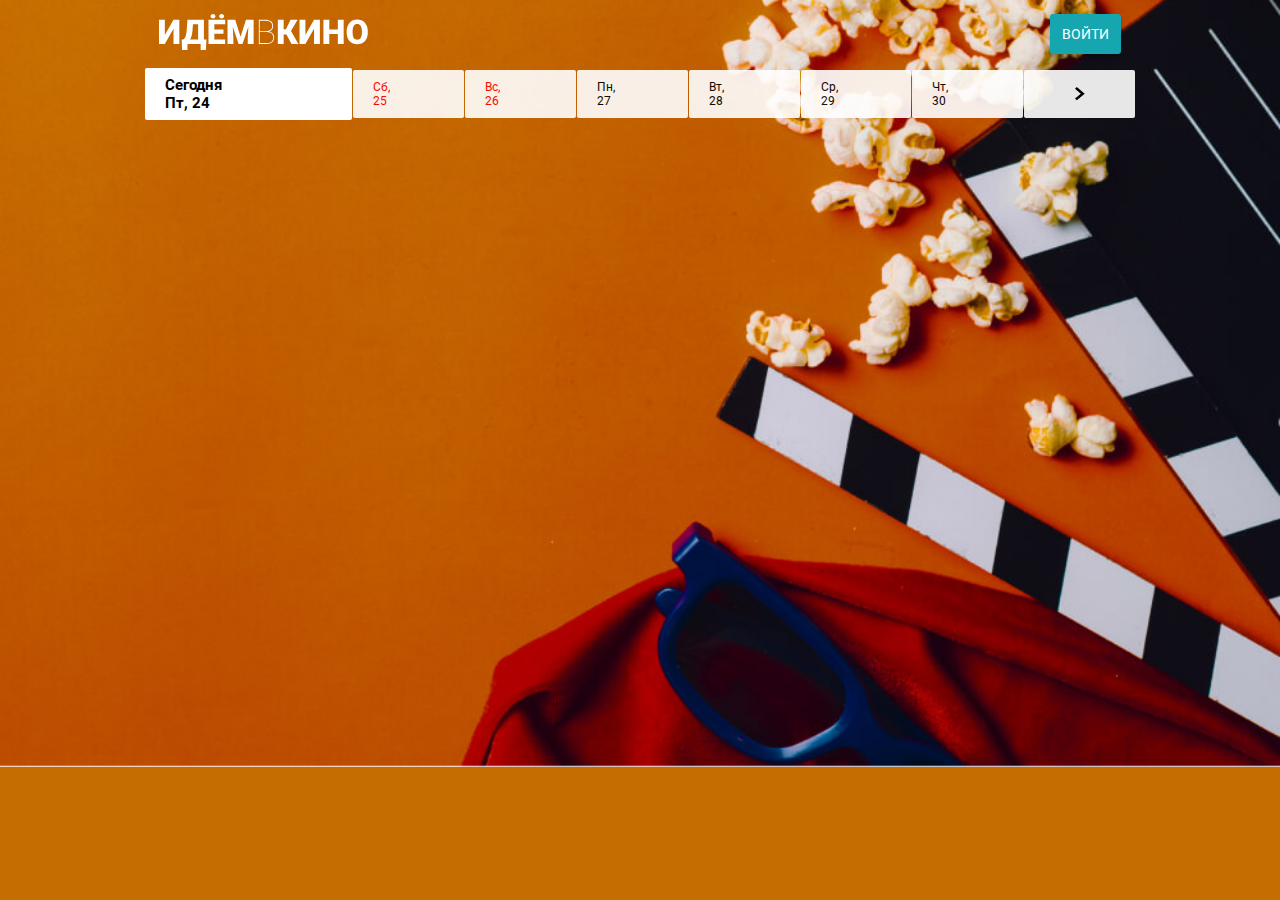
<file: index.html>
<!DOCTYPE html>
<html lang="ru">
<head>
    <meta charset="UTF-8">
    <meta name="viewport" content="width=device-width, initial-scale=1.0">
    <title>Идем в кино | Главная</title>
    <link rel="stylesheet" href="css/index.css">
    <link rel="stylesheet" href="css/user-global.css">
    <link rel="stylesheet" href="css/global.css">
</head>
<body>

    <header class="header">
        <div class="container">
            <div class="logo">
                <img src="./assets/images/logo.svg" alt="Logo" class="logo-img">
            </div>
            <a class="btn btn-header" href="./html/admin-login.html">Войти</a>
        </div>
    </header>

    <section class="dates">
        <div class="container">
            <div class="dates-list">
            </div>
        </div>
    </section>

    <main class="films">
        <div class="container">
            <div class="films-list" id="films-list">

            </div>
        </div>
    </main>

</body>
<script src="js/index.js" type="module"></script>
</html>
</file>
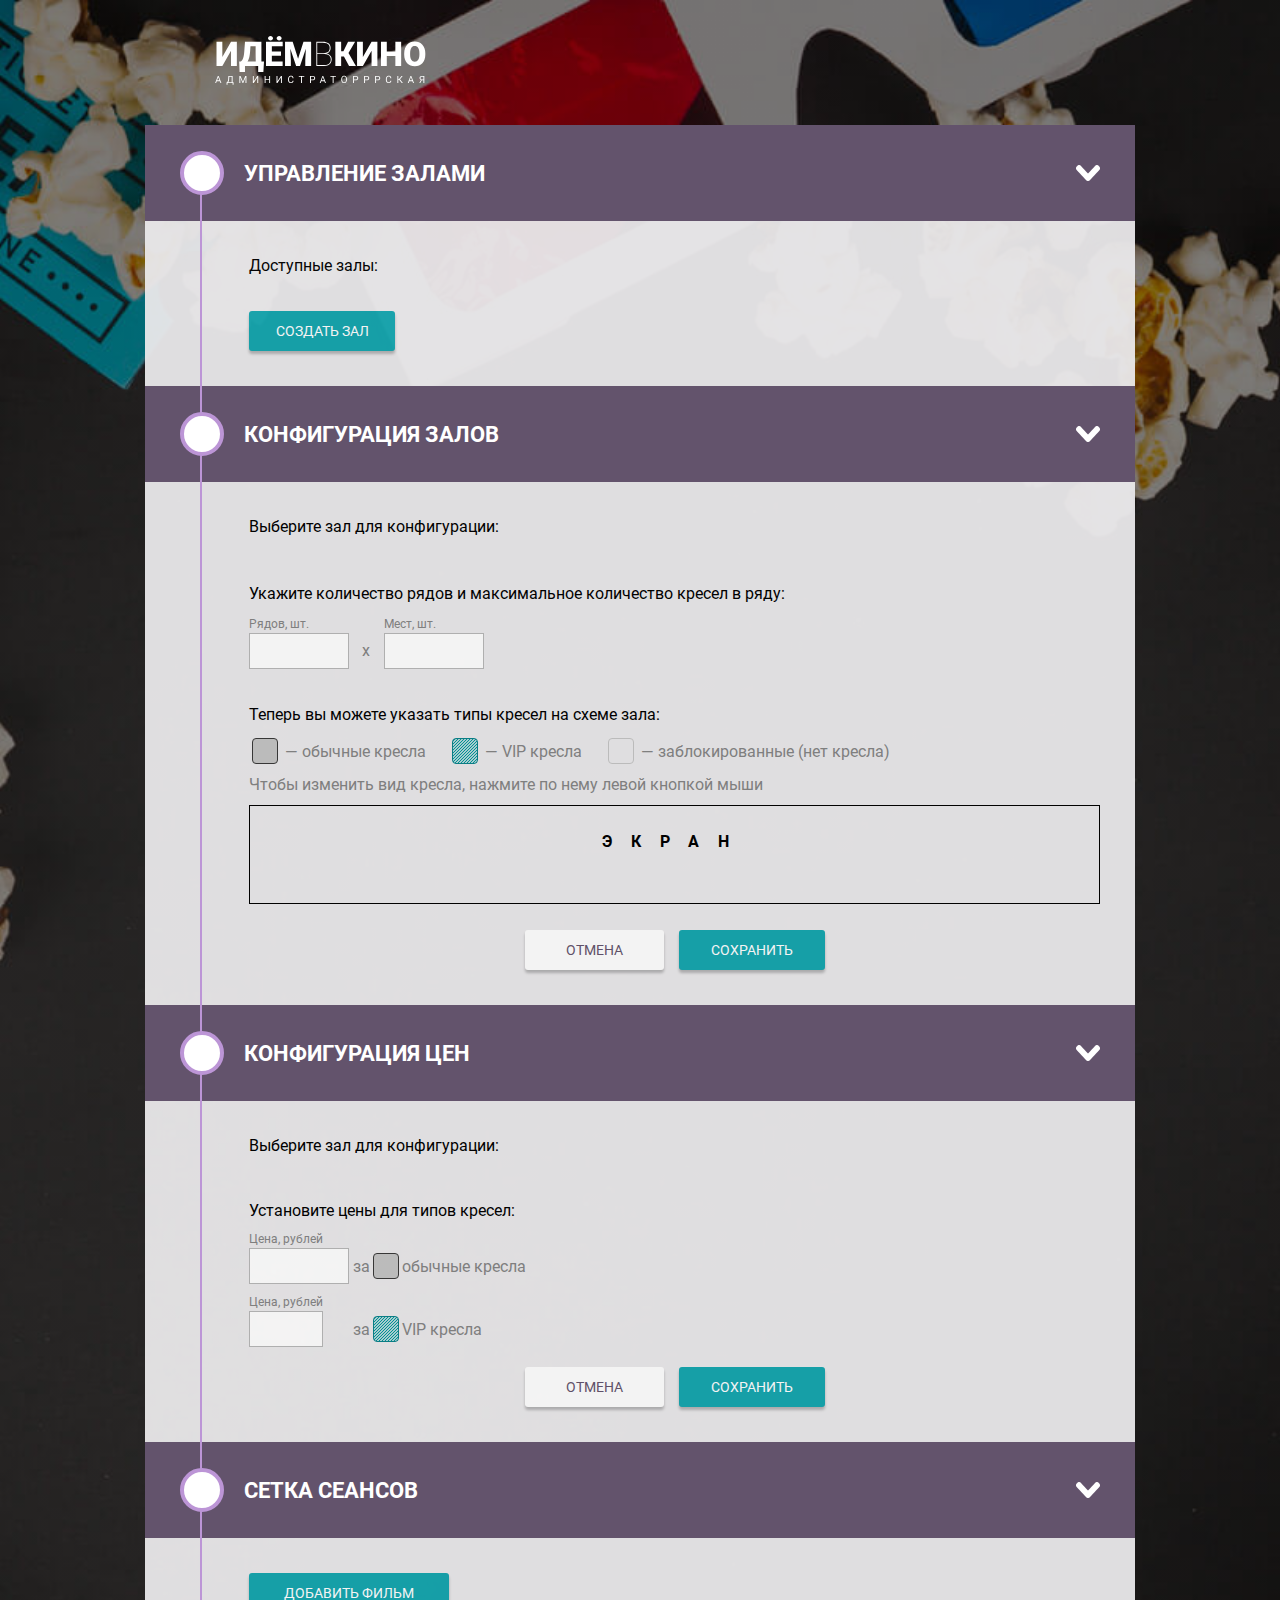
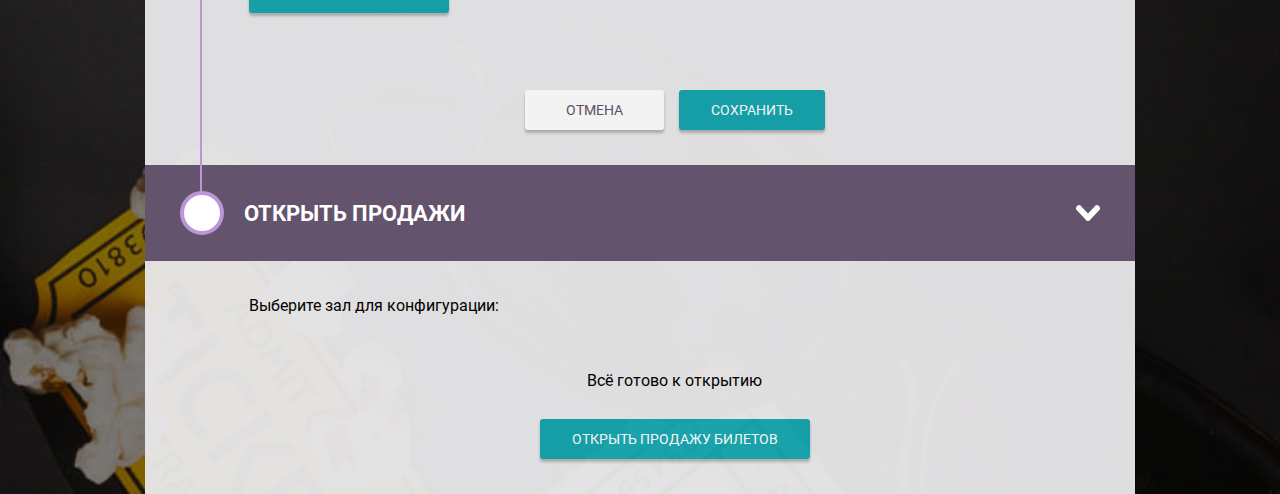
<file: html/admin-index.html>
<!DOCTYPE html>
<html lang="en">
<head>
    <meta charset="UTF-8">
    <meta name="viewport" content="width=device-width, initial-scale=1.0">
    <title>Добавить фильм в расписание | Идем в кино</title>
    <link rel="stylesheet" href="../css/admin-index.css">
    <link rel="stylesheet" href="../css/admin-popup.css">
    <link rel="stylesheet" href="../css/admin-global.css">
    <link rel="stylesheet" href="../css/global.css">
</head>
<body>

    <header class="header">
        <div class="container">
            <div class="logo">
                <img src="../assets/images/logoadmin.svg" alt="Logo">
            </div>
        </div>
    </header>

    <main>
        <div class="container">
            <div class="add-film">

                <div class="form-section">
                    <div class="section-top">
                        <div class="section-container">
                            <div class="circle"></div>
                            <h3 class="section-name">Управление залами</h3>
                        </div>
                        <svg width="24" height="16" viewBox="0 0 24 16" fill="none" xmlns="http://www.w3.org/2000/svg" xmlns:xlink="http://www.w3.org/1999/xlink">
                        <rect width="24" height="16" fill="url(#pattern0_16_904)"/>
                        <defs>
                        <pattern id="pattern0_16_904" patternContentUnits="objectBoundingBox" width="1" height="1">
                        <use xlink:href="#image0_16_904" transform="scale(0.0208333 0.03125)"/>
                        </pattern>
                        <image id="image0_16_904" width="48" height="32" preserveAspectRatio="none" xlink:href="[data-uri]"/>
                        </defs>
                        </svg>
                    </div>
                    
                    <div class="section-area">
                        <p class="section-area-text">Доступные залы:</p>
                        <ul class="halls-list">
                            
                        </ul>
                        <button class="btn create-hall-btn" id="create-hall">Создать зал</button>
                    </div>
                </div>

                <div class="form-section">
                    <div class="section-top">
                        <div class="section-container">
                            <div class="circle"></div>
                            <h3 class="section-name">Конфигурация залов</h3>
                        </div>
                        <svg width="24" height="16" viewBox="0 0 24 16" fill="none" xmlns="http://www.w3.org/2000/svg" xmlns:xlink="http://www.w3.org/1999/xlink">
                        <rect width="24" height="16" fill="url(#pattern0_16_904)"/>
                        <defs>
                        <pattern id="pattern0_16_904" patternContentUnits="objectBoundingBox" width="1" height="1">
                        <use xlink:href="#image0_16_904" transform="scale(0.0208333 0.03125)"/>
                        </pattern>
                        <image id="image0_16_904" width="48" height="32" preserveAspectRatio="none" xlink:href="[data-uri]"/>
                        </defs>
                        </svg>
                    </div>

                    <div class="section-area">
                        <p class="section-area-text">Выберите зал для конфигурации:</p>

                        <div class="hall-select-btn-list">
                            
                        </div>
                        

                        <p class="section-area-text">Укажите количество рядов и максимальное количество кресел в ряду:</p>
                        
                        <div class="places-count-block">
                            <div class="places-count">
                            <label for="rows" class="input-places-label">Рядов, шт.</label>
                            <input type="text" class="input-places" id="rows" name="rows">
                            </div>
                            <p class="x">x</p>
                            <div class="places-count">
                                <label for="places" class="input-places-label">Мест, шт.</label>
                                <input type="text" class="input-places" id="places" name="places">
                            </div>
                        </div>

                        <p class="section-area-text">Теперь вы можете указать типы кресел на схеме зала:</p>

                        <div class="seats-legend">
                            <div class="seat">
                                <div class="cube common"></div>
                                <p class="seats-name"> — обычные кресла</p>
                            </div>
                            <div class="seat">
                                <div class="cube vip"></div>
                                <p class="seats-name"> — VIP кресла</p>
                            </div>
                            <div class="seat">
                                <div class="cube occupied"></div>
                                <p class="seats-name"> — заблокированные (нет кресла)</p>
                            </div>
                        </div>

                        <p class="change-seat-text">Чтобы изменить вид кресла, нажмите по нему левой кнопкой мыши</p>
                        <p class="change-seat-text mobile">Чтобы изменить вид кресла, нажмите по нему</p>

                        <div class="scheme">
                            <h3>Экран</h3>
                            <div class="hall-grid" id="hall-grid">
                            </div>
                        </div>

                        <div class="btn-layout">
                            <button class="btn white" id="layout-cancel-btn">Отмена</button>
                            <button class="btn" id="layout-config-btn">Сохранить</button>
                        </div>
                    </div>
                </div>

                <div class="form-section">
                    <div class="section-top">
                        <div class="section-container">
                            <div class="circle"></div>
                            <h3 class="section-name">Конфигурация цен</h3>
                        </div>
                        <svg width="24" height="16" viewBox="0 0 24 16" fill="none" xmlns="http://www.w3.org/2000/svg" xmlns:xlink="http://www.w3.org/1999/xlink">
                        <rect width="24" height="16" fill="url(#pattern0_16_904)"/>
                        <defs>
                        <pattern id="pattern0_16_904" patternContentUnits="objectBoundingBox" width="1" height="1">
                        <use xlink:href="#image0_16_904" transform="scale(0.0208333 0.03125)"/>
                        </pattern>
                        <image id="image0_16_904" width="48" height="32" preserveAspectRatio="none" xlink:href="[data-uri]"/>
                        </defs>
                        </svg>
                    </div>
                    <div class="section-area">
                        <p class="choose-price">Выберите зал для конфигурации:</p>
                        <div class="hall-select-btn-list">
                            
                        </div>
                        
                        <div class="form-costs">
                        <p class="choose-price">Установите цены для типов кресел:</p>
                        <div class="prices-full-block first">
                            <div class="places-count">
                                <label for="common-price" class="input-places-label">Цена, рублей</label>
                                <input type="text" class="input-places" id="common-price">
                            </div>
                            <div class="price-info">за <div class="cube common"></div> обычные кресла</div>
                        </div>
                        <div class="prices-full-block">
                            <div class="places-count">
                                <label for="vip-price" class="input-places-label">Цена, рублей</label>
                                <input type="text" class="input-places short" id="vip-price">
                            </div>
                            <div class="price-info">за <div class="cube vip"></div> VIP кресла</div>
                        </div>
                        <div class="btn-layout margin-t">
                            <button class="btn white">Отмена</button>
                            <button class="btn" id="save-prices">Сохранить</button>
                        </div>
                    </div>
                    </div>
                </div>

                <div class="form-section">
                    <div class="section-top">
                        <div class="section-container">
                            <div class="circle"></div>
                            <h3 class="section-name">Сетка сеансов</h3>
                        </div>
                        <svg width="24" height="16" viewBox="0 0 24 16" fill="none" xmlns="http://www.w3.org/2000/svg" xmlns:xlink="http://www.w3.org/1999/xlink">
                        <rect width="24" height="16" fill="url(#pattern0_16_904)"/>
                        <defs>
                        <pattern id="pattern0_16_904" patternContentUnits="objectBoundingBox" width="1" height="1">
                        <use xlink:href="#image0_16_904" transform="scale(0.0208333 0.03125)"/>
                        </pattern>
                        <image id="image0_16_904" width="48" height="32" preserveAspectRatio="none" xlink:href="[data-uri]"/>
                        </defs>
                        </svg>  
                    </div>
                    <div class="section-area">
                        <button class="btn add-action" id="add-film">Добавить фильм</button>
                        
                        <div class="films-list">
                            
                        </div>
                        
                        <div class="schedule">
                            
                        </div>
                        <div class="btn-layout">
                            <button class="btn white">Отмена</button>
                            <button class="btn">Сохранить</button>
                        </div>
                    </div>
                </div>

                <div class="form-section">
                    <div class="section-top">
                        <div class="section-container">
                            <div class="circle"></div>
                            <h3 class="section-name">Открыть продажи</h3>
                        </div>
                        <svg width="24" height="16" viewBox="0 0 24 16" fill="none" xmlns="http://www.w3.org/2000/svg" xmlns:xlink="http://www.w3.org/1999/xlink">
                        <rect width="24" height="16" fill="url(#pattern0_16_904)"/>
                        <defs>
                        <pattern id="pattern0_16_904" patternContentUnits="objectBoundingBox" width="1" height="1">
                        <use xlink:href="#image0_16_904" transform="scale(0.0208333 0.03125)"/>
                        </pattern>
                        <image id="image0_16_904" width="48" height="32" preserveAspectRatio="none" xlink:href="[data-uri]"/>
                        </defs>
                        </svg>
                    </div>
                    <div class="section-area">
                        <p class="select-hall-text">Выберите зал для конфигурации:</p>
                        <div class="hall-select-btn-list last">
                            
                        </div>
                        <div>
                            <p class="open-ready-text">Всё готово к открытию</p>
                            <button class="btn open-sale" id="sale-open">Открыть продажу билетов</button>
                        </div>
                    </div>
                </div>

            </div>
        </div>
    </main>

    <section class="popup add-film hidden" id="popup-add-film">
        <div class="container">
            <div class="form">
                <div class="form-title">
                    <h2 class="title">Добавление фильма</h2>
                    <div class="exit-svg js-close-popup">
                        <svg width="24" height="24" viewBox="0 0 24 24" fill="none"
                            xmlns="http://www.w3.org/2000/svg">
                            <path d="M6 6L18 18M18 6L6 18"
                                stroke="#fff"
                                stroke-width="6"
                                stroke-linecap="round"/>
                        </svg>
                    </div>
                </div>
                <div class="form-block">
                    <form action="" method="get" class="login-form" id="add-film-form">
                        <div class="form-item">
                            <label for="film-name" class="input-label">Название фильма</label>
                            <input type="text" class="form-input" id="film-name" name="film-name" placeholder="Например, «Гражданин Кейн»">
                        </div>
                        <div class="form-item">
                            <label for="film-duration" class="input-label">Продолжительность фильма (мин.)</label>
                            <input type="text" class="form-input" id="film-duration" name="film-duration">
                        </div>
                        <div class="form-item">
                            <label for="film-description" class="input-label">Описание фильма</label>
                            <textarea name="film-description" id="film-description" class="form-input textarea"></textarea>
                        </div>
                        <div class="form-item">
                            <label for="film-country" class="input-label">Страна</label>
                            <input type="text" class="form-input" id="film-country" name="film-country">
                        </div>
                        <div class="action-list">
                            <button type="submit" class="btn">Добавить фильм</button>
                            <a class="btn" id="upload-poster">Загрузить постер</a>
                            <a class="btn white js-close-popup">Отменить</a>
                        </div>
                        <input type="file" id="poster-input" accept="image/png" hidden>
                    </form>  
                </div>
            </div>
        </div>

    </section>

    <section class="popup add-seans hidden" id="popup-add-seans">
        <div class="container">
            <div class="form">
                <div class="form-title">
                    <h2 class="title">Добавление сеанса</h2>
                    <div class="exit-svg js-close-popup">
                        <svg width="24" height="24" viewBox="0 0 24 24" fill="none"
                            xmlns="http://www.w3.org/2000/svg">
                            <path d="M6 6L18 18M18 6L6 18"
                                stroke="#fff"
                                stroke-width="6"
                                stroke-linecap="round"/>
                        </svg>
                    </div>
                </div>
                <div class="form-block">
                    <form action="" method="get" class="login-form">
                        <div class="form-item">
                            <label for="seance-hall" class="input-label">Название зала</label>
                            <select name="" id="seance-hall" class="form-input"></select>
                        </div>
                        <div class="form-item">
                            <label for="seance-film" class="input-label">Название фильма</label>
                            <select name="" id="seance-film" class="form-input"></select>
                        </div>
                        <div class="form-item">
                            <label for="seance-time" class="input-label">Время начала</label>
                            <input
                                    type="time"
                                    class="form-input"
                                    id="seance-time"
                                    step="60"
                                    required
                            >
                        </div>
                        <div class="action-list">
                            <button type="submit" class="btn">Добавить фильм</button>
                            <a class="btn white js-close-popup">Отменить</a>
                        </div>
                    </form>  
                </div>
            </div>
        </div>
    </section>

    <section class="popup add-hall hidden" id="popup-add-hall">
        <div class="container">
            <div class="form">
                <div class="form-title">
                    <h2 class="title">Добавление зала</h2>
                    <div class="exit-svg js-close-popup">
                        <svg width="24" height="24" viewBox="0 0 24 24" fill="none"
                            xmlns="http://www.w3.org/2000/svg">
                            <path d="M6 6L18 18M18 6L6 18"
                                stroke="#fff"
                                stroke-width="6"
                                stroke-linecap="round"/>
                        </svg>
                    </div>
                </div>
                <div class="form-block" id="add-hall-form">
                    <form action="" method="get" class="login-form">
                        <div class="form-item">
                            <label for="hall-name" class="input-label">Название зала</label>
                            <input type="text" class="form-input" id="hall-name" name="hall-name">
                        </div>
                        <div class="action-list">
                            <button type="submit" class="btn">Добавить фильм</button>
                            <a class="btn white js-close-popup">Отменить</a>
                        </div>
                    </form>  
                </div>
            </div>
        </div>
    </section>

</body>

<script src="../js/admin-index.js" type="module"></script>
</html>
</file>
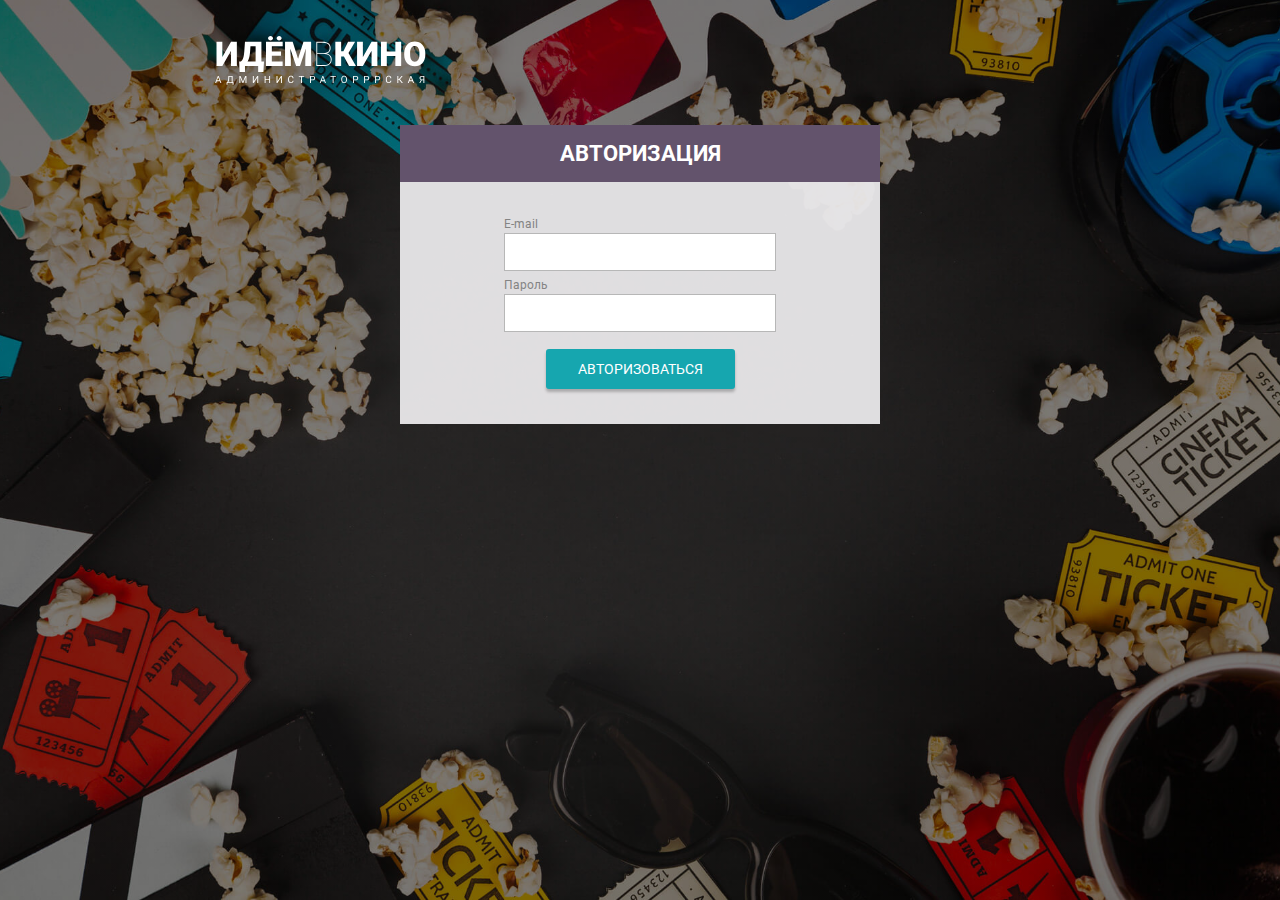
<file: html/admin-login.html>
<!DOCTYPE html>
<html lang="en">
<head>
    <meta charset="UTF-8">
    <meta name="viewport" content="width=device-width, initial-scale=1.0">
    <title>Авторизация | Идем в кино</title>
    
    <link rel="stylesheet" href="../css/admin-global.css">
    <link rel="stylesheet" href="../css/global.css">
    <link rel="stylesheet" href="../css/admin-login.css">
</head>
<body>

    <header class="header">
        <div class="container">
            <div class="logo">
                <img src="../assets/images/logoadmin.svg" alt="Logo">
            </div>
        </div>
    </header>

    <main>
        <div class="container">
            <div class="form">
                <div class="form-title">
                    <h2 class="title">Авторизация</h2>
                </div>
                <div class="form-block">
                    <form action="" method="get" class="login-form">
                    <div class="form-item">
                        <label for="email" class="input-label">E-mail</label>
                        <input type="email" class="form-input" id="email" name="email">
                    </div>
                    <div class="form-item">
                        <label for="password" class="input-label">Пароль</label>
                        <input type="password" class="form-input" id="password" name="password">
                    </div>
                    <button type="submit" class="btn">Авторизоваться</button>
                </form>  
                </div>
            </div>          
        </div>
    </main>

</body>

<script src="../js/admin-login.js" type="module"></script>
</html>
</file>
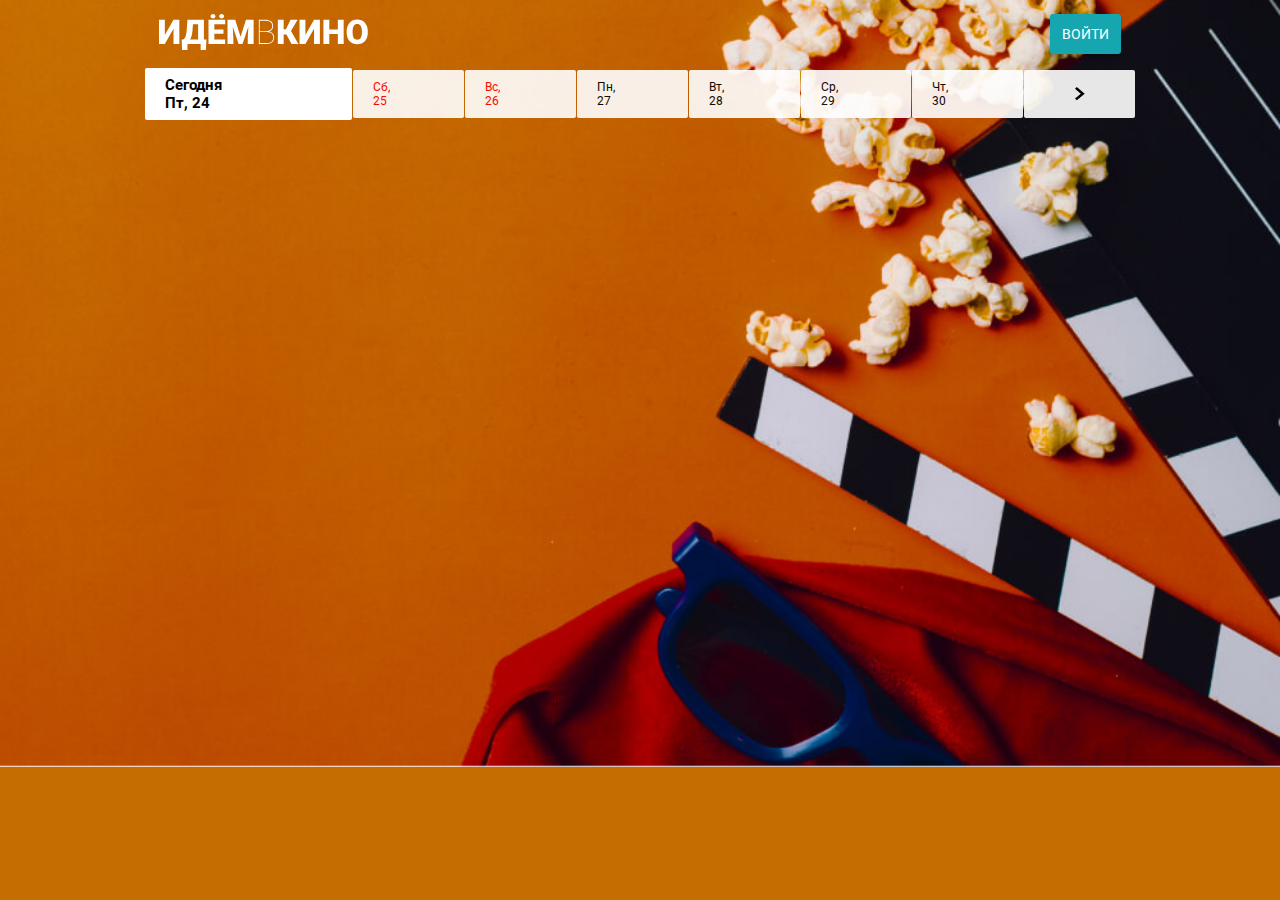
<file: html/client-hall.html>
<!DOCTYPE html>
<html lang="ru">
<head>
    <meta charset="UTF-8">
    <meta name="viewport" content="width=device-width, initial-scale=1.0">
    <title>Выбор мест | Идем в кино</title>
    <link rel="stylesheet" href="../css/client-hall.css">
    <link rel="stylesheet" href="../css/global.css">
    <link rel="stylesheet" href="../css/user-global.css">
</head>
<body>

    <header class="header">
        <div class="container">
            <a class="logo" href="../index.html">
                <img src="../assets/images/logo.svg" alt="Logo">
            </a>
        </div>
    </header>

    <main>
        <div class="container">

            <div class="film-top">
                <div class="film-about">
                    <div class="film-block">
                        <h3 class="film-name"></h3>
                        <p class="film-time">Начало сеанса: <span id="film-time"></span></p>
                        <span class="film-hall"></span>
                    </div>
                    <div class="tap-block">
                        <img src="../assets/images/tap.png" alt="Иконка клика" class="tap-img">
                        <p class="tap-text">Тапните дважды, чтобы увеличить</p>
                    </div>
                </div>

            <div class="hall-layout">
                <img class="screen-hall" src="../assets/images/screen.png" alt="Схема экрана в зале" width="248" height="17">
                <div id="seats-container">

                </div>
                <div class="seats-legend">
                    <div class="seats-display price">
                        <div class="cube seat-standart"></div>
                        <p class="display-name">Свободно (<span id="standart-price"></span>руб)</p>
                    </div>
                    <div class="seats-display">
                        <div class="cube seat-taken"></div>
                        <p class="display-name">Занято</p>
                    </div>
                    <div class="seats-display price">
                        <div class="cube seat-vip"></div>
                        <p class="display-name">Свободно VIP (<span id="vip-price"></span>руб)</p>
                    </div>
                    <div class="seats-display">
                        <div class="cube selected-seat"></div>
                        <p class="display-name">Выбрано</p>
                    </div>
                </div>

            </div>

            <div class="booking-button">
                    <button class="btn btn-booking" type="submit">Забронировать</button>
            </div>

            </div>

        </div>
    </main>

</body>
<script src="../js/client-hall.js" type="module"></script>
</html>
</file>
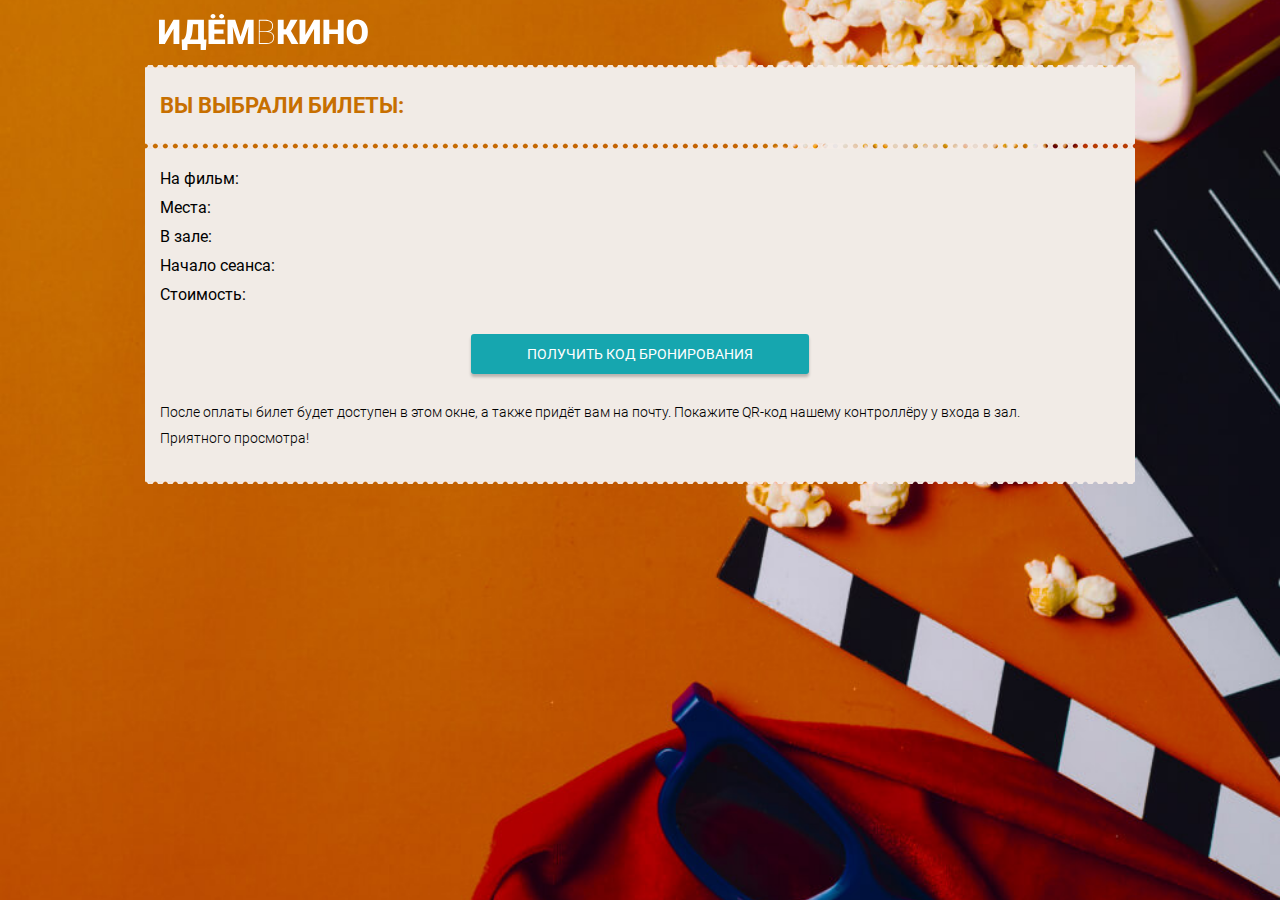
<file: html/client-payment.html>
<!DOCTYPE html>
<html lang="ru">
<head>
    <meta charset="UTF-8">
    <meta name="viewport" content="width=device-width, initial-scale=1.0">
    <title>Покупка билета | Идем в кино</title>
    <link rel="stylesheet" href="../css/client-payment.css">
    <link rel="stylesheet" href="../css/user-global.css">
    <link rel="stylesheet" href="../css/global.css">
</head>
<body>

    <header class="header">
        <div class="container">
            <a class="logo" href="../index.html">
                <img src="../assets/images/logo.svg" alt="Logo">
            </a>
        </div>
    </header>

    <main>
        <div class="container">

            <div class="ticket-top">
                <h3>Вы выбрали билеты:</h3>
            </div>

            <div class="book-ticket">

                <div class="ticket-center">
                    <p class="ticket-text">На фильм: <span class="film-name"></span></p>
                    <p class="ticket-text">Места: <span class="film-seat"></span></p>
                    <p class="ticket-text">В зале: <span class="film-hall"></span></p>
                    <p class="ticket-text">Начало сеанса: <span class="film-time"></span></p>
                    <p class="ticket-text">Стоимость: <span class="film-costs"></span></p>
                </div>

                <div class="ticket-booking">
                    <button class="btn btn-booking" type="button">Получить код бронирования</button>
                </div>

                <div class="ticket-bottom">
                    <p>После оплаты билет будет доступен в этом окне, а также придёт вам на почту. Покажите QR-код нашему контроллёру у входа в зал.</p>
                    <p>Приятного просмотра!</p>
                </div>
            </div>
        </div>
    </main>

</body>
<script src="../js/client-payment.js" type="module"></script>
</html>
</file>
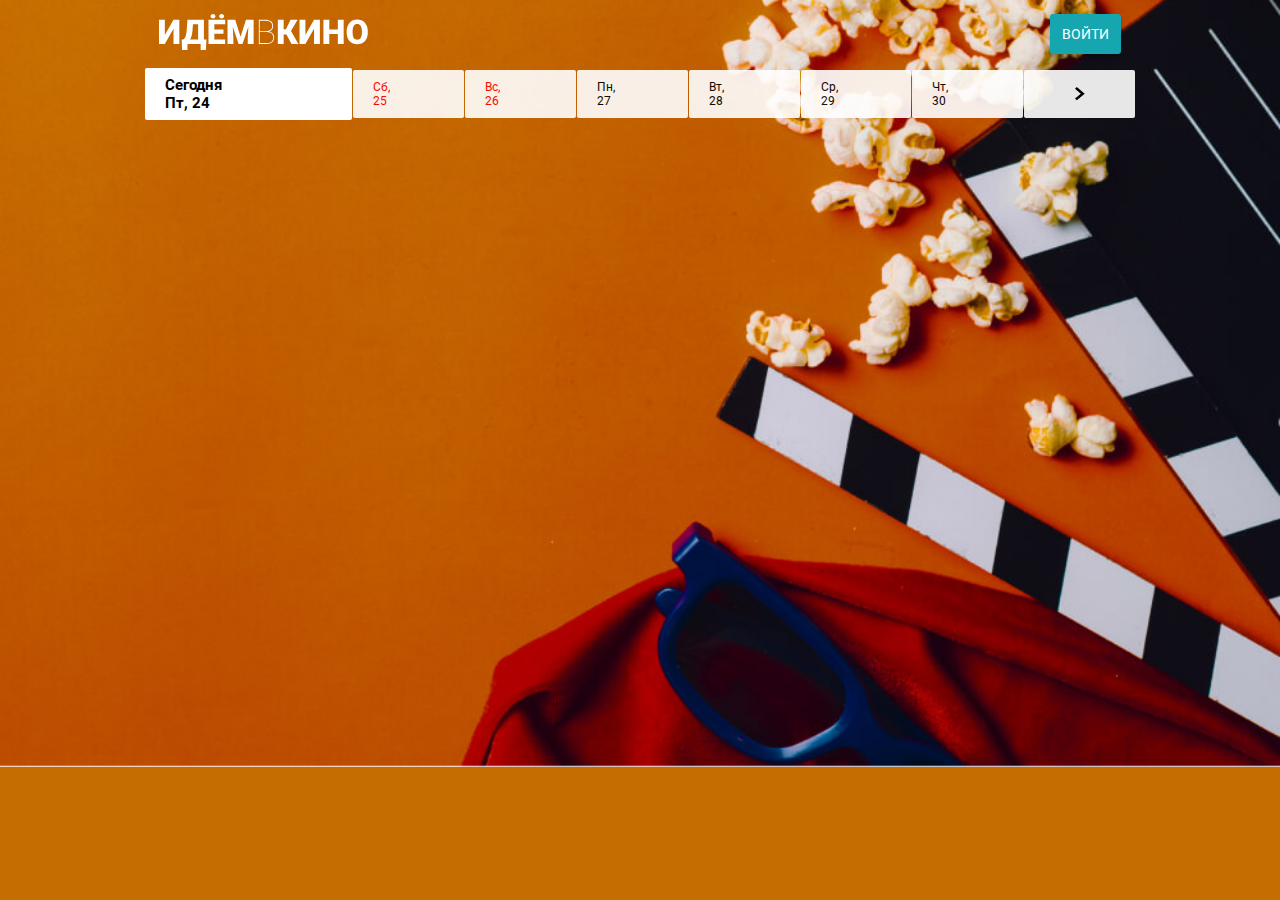
<file: html/client-ticket.html>
<!DOCTYPE html>
<html lang="ru">
<head>
    <meta charset="UTF-8">
    <meta name="viewport" content="width=device-width, initial-scale=1.0">
    <title>Ваши билеты | Идем в кино</title>
    <link rel="stylesheet" href="../css/client-ticket.css">
    <link rel="stylesheet" href="../css/user-global.css">
    <link rel="stylesheet" href="../css/global.css">
    <script src="../js/QRCreator.js" defer></script>
</head>
<body>

    <header class="header">
        <div class="container">
            <a class="logo" href="../index.html">
                <img src="../assets/images/logo.svg" alt="Logo">
            </a>
        </div>
    </header>

    <main>
        <div class="container">

            <div class="ticket-top">
                <h3>Электронный билет</h3>
            </div>
            
            <div class="book-ticket">

                <div class="ticket-center">
                    <p class="ticket-text">На фильм: <span class="film-name"></span></p>
                    <p class="ticket-text">Места: <span class="film-seat"></span></p>
                    <p class="ticket-text">В зале: <span class="film-hall"></span></p>
                    <p class="ticket-text">Начало сеанса: <span class="film-time"></span></p>
                </div>

                <div class="qr-code-booked">
                    
                </div>

                <div class="ticket-bottom">
                    <p>Покажите QR-код нашему контроллеру для подтверждения бронирования.</p>
                    <p>Приятного просмотра!</p>
                </div>
            </div>
        </div>
    </main>

</body>
<script src="../js/client-ticket.js"></script>
</html>
</file>
<file: css/index.css>
.btn-header {
    margin-right: 14px;
}

.dates {
    margin-bottom: 40px;
}

.dates-list {
    display: flex;
    gap: 1px;
    align-items: center;
}

.date-item {
    display: flex;
    flex-direction: column;
    align-items: flex-start;
    justify-content: center;
    box-sizing: border-box;
    width: 125px;
    height: 48px;
    padding: 11px 20px;
    background-color: #fff;
    opacity: .9;
    border-radius: 2px;
    cursor: pointer;
}

.date-item p {
    font-size: 12px;
}

.date-item.active {
    padding: 8px 20px;
    opacity: 1;
    width: 241px;
    height: 52px;
}

.date-item.active p {
    font-size: 15px;
    font-weight: 700;
}

.date-item.weekends {
    color: #FF0000;
}

.date-item.arrow {
    display: flex;
    align-items: center;
    justify-content: center;
}

.films-list {
    display: block;
    align-items: center;  
}

.film-item {
    display: block;
    padding: 15px;
    margin-top: 30px;
    background-color: #F1EBE6;
    opacity: .95;
    border-radius: 2px;
}

.film-info {
    display: flex;
    gap: 20px;
}

.film-image {
    width: 125px;
    height: 175px;
    flex-shrink: 0;
    object-fit: cover;

}

.film-description > div {
    flex: 1;
    padding-bottom: 10px;
}

.film-name {
    font-size: 16px;
    position: relative;
}

.film-name::before {
    content: "";
    position: absolute;
    height: 14px;
    width: 6px;
    background-color: #393939;
    left: -19px;
    top: 0;
}

.film-text, .film-dopinfo {
    font-size: 14px;
    font-weight: 400;
}

.film-dopinfo {
    display: flex;
    flex-direction: row;
    flex-wrap: wrap;
    gap: 4px;
    font-weight: 300;
}

.hall {
    margin-top: 5px;
    font-weight: 600;
}

.second {
    margin-top: 20px; 
}

.time-list {
    margin-top: 7px;
    display: flex;
    align-items: flex-start;
    gap: 4px;
}

.time-item {
    padding: 8px;
    font-size: 15px;
    background-color: #fff;
    text-decoration: none;
    border: none;
    box-shadow: 0px 2px 2px rgba(0, 0, 0, 0.24), 0px 0px 2px rgba(0, 0, 0, 0.12);
    border-radius: 2px;
    cursor: pointer;
}

.time-item:disabled {
    cursor: not-allowed;
}

.date-item.weekend {
    color: red;
}

@media (max-width: 768px) {
    .date-item {
        flex: 1 1 auto;
        min-width: 48px;
        max-width: 100px;
        height: 48px;
    }

    .date-item.active {
        min-width: 75px;
        max-width: 187px;
        height: 52px;
    }

    .date-item.today {
        flex: 0 1 auto;
        min-width: 66px;
        max-width: 100px;
    }
}

@media (max-width: 390px) {
    .logo-img {
        min-width: 20px;
        max-width: 180px;
    }

    .date-item {
        flex: 1 1 auto;
        min-width: 40px;
        max-width: 80px;
        height: 40px;
        padding: 10px;
    }

    .date-item p {
        font-size: 9px;
    }

    .date-item.active p {
        font-size: 10px;
        font-weight: 600;
    }

    .date-item.active {
        min-width: 60px;
        max-width: 80px;
        height: 48px;
        padding: 10px;
    }

    .date-item.today {
        flex: 0 1 auto;
        min-width: 40px;
        max-width: 80px;
    }

    .film-name::before {
        content: "";
        position: absolute;
        height: 14px;
        width: 6px;
        background-color: #393939;
        left: -19px;
        top: 0;
    }

    .film-description {
        max-width: 220px;
    }
}
</file>
<file: css/user-global.css>
body {
    background-color: #C56D01;
    background-image: url("../assets/images/main-bg.jpg");
    background-repeat: no-repeat;
    background-position: center;
    background-size: cover;
}

.header .container {
    display: flex;
    justify-content: space-between;
    align-items: center;
}

.header {
    padding: 14px 0;
}

.logo {
    padding-left: 14px;
}

.book-ticket {
    padding: 20px 15px 35px 15px;
    background-color: #F1EBE6;
    position: relative;
}

.book-ticket::before {
    content: "";
    background-image: url(../assets/images/before.png);
    position: absolute;
    display: block;
    height: 3px;
    width: 100%;
    top: -3px;
    left: 0;
}

.book-ticket::after {
    content: "";
    background-image: url(../assets/images/after.png);
    position: absolute;
    height: 3px;
    width: 100%;
    bottom: -3px;
    left: 0;
}

.ticket-top {
    background-color: #F1EBE6;
    padding: 25px 15px;
    margin-bottom: 6px;
    position: relative;
}

.ticket-top::before {
    content: "";
    background-image: url(../assets/images/before.png);
    position: absolute;
    height: 3px;
    width: 100%;
    top: -3px;
    left: 0;
}

.ticket-top::after {
    content: "";
    background-image: url(../assets/images/after.png);
    position: absolute;
    height: 3px;
    width: 100%;
    bottom: -3px;
    left: 0;
}

.ticket-top h3 {
    color: #C76F00;
    text-transform: uppercase;
    font-size: 22px;
    font-weight: 600;
}

.ticket-center {
    margin-bottom: 10px;
    position: relative;
}

.ticket-text {
    margin-bottom: 10px;
}

.ticket-text span {
    font-weight: 700;
}

.ticket-bottom p {
    font-weight: 300;
    font-size: 14px;
    position: relative;
}

.ticket-bottom p:first-child {
    margin-bottom: 10px;
}

@media (max-width: 768px) {
    .book-ticket {
        padding: 20px 15px 30px;
    }
}
</file>
<file: css/global.css>
* {
    margin: 0;
    padding: 0;
}

html {
    scroll-behavior: smooth;
}

body {
    font-family: "Roboto", sans-serif;
    color: #000;
}

ol, ul {
    list-style: none;
}

@font-face {
    font-family: "Roboto";
    src: url(/assets/fonts/Roboto/Roboto-Regular.woff2) format("woff2");
    font-weight: 400;
    font-style: normal;
    font-display: swap;
}

@font-face {
    font-family: "Roboto";
    src: url(/assets/fonts/Roboto/Roboto-Thin.woff2) format("woff2");
    font-weight: 100;
    font-style: normal;
    font-display: swap;
}

@font-face {
    font-family: "Roboto";
    src: url(/assets/fonts/Roboto/Roboto-Light.woff2) format("woff2");
    font-weight: 300;
    font-style: normal;
    font-display: swap;
}

@font-face {
    font-family: "Roboto";
    src: url(/assets/fonts/Roboto/Roboto-Bold.woff2) format("woff2");
    font-weight: 700;
    font-style: normal;
    font-display: swap;
}

*,
::before,
::after {
  box-sizing: border-box;
}

.container {
    max-width: 990px;
    margin: 0 auto;
}

.btn {
    display: flex;
    justify-content: center;
    align-items: center;
    padding: 12px;
    border: none;
    border-radius: 3px;
    color: #fff;
    background-color: #16A6AF;
    font-family: "Roboto", sans-serif;
    font-size: 14px;
    font-weight: 500;
    text-decoration: none;
    text-transform: uppercase;
    box-shadow: 0px 0px 3px 0px #0000001F;
    box-shadow: 0px 3px 3px 0px #0000003D;
    cursor: pointer;
}

@media (max-width: 768px) {
    .container {
    max-width: 768px;
    }
}

@media (max-width: 320px) {
    .container {
    max-width: 320px;
    }
}
</file>
<file: css/admin-index.css>
.section-top {
    background-color: #63536C;
    display: flex;
    align-items: center;
    justify-content: space-between;
    padding: 26px 35px;
}

.section-container {
    display: flex;
    align-items: center;
}

.circle {
    border: 4px solid #BC95D6;
    border-radius: 50%;
    width: 44px;
    height: 44px;
    background-color: #fff;
    margin-right: 20px;
    position: relative;
    z-index: 3;
}

.form-section {
    position: relative;
    z-index: 2;
}

.form-section::before {
    content: "";
    position: absolute;
    top: 0;
    left: 5.6%;
    background-color: #BC95D6;
    z-index: 1;
    width: 2px;
    height: 100%;
}

.form-section:first-child::before {
    top: 42px;
}

.form-section:last-child::before {
    top: 0;
    height: 40px;
}

.section-name {
    font-size: 22px;
    color: #fff;
    text-transform: uppercase;
}

.section-area {
    background-color: #EAE9EB;
    opacity: .95;
    padding: 35px 35px 35px 104px;
    z-index: 0;
    position: relative;
}

.section-area-text {
    font-size: 16px;
    margin-bottom: 14px;
}

.section-top svg {
    cursor: pointer;
}

.delete-img {
    width: 20px;
    height: 20px;
    border-radius: 3px;
    background-color: #fff;
    box-shadow: 0px 0px 3px 0px #0000001F;
    box-shadow: 0px 3px 3px 0px #0000003D;
    position: relative;
    cursor: pointer;
    border: 0;
}

.delete-img::before {
    content: "";
    position: absolute;
    top: 4px;
    right: 4px;
    width: 12px;
    height: 12px;
    background-image: url(../assets/icons/delete.png);
    background-size: cover;
}

.hall-info {
    display: flex;
}

.halls-list {
    display: flex;
    flex-direction: column;
    gap: 10px;
    margin-bottom: 22px;
}

.hall-number {
    font-size: 16px;
    font-weight: 500;
    margin-right: 4px;
}

.create-hall-btn {
    width: 159px;
}


.hall-select-btn-list {
    display: flex;
    align-items: center;
    margin-bottom: 34px;
}

.hall-select-btn {
    width: 81px;
    height: 42px;
    box-sizing: border-box;
    background-color: #FFF;
    opacity: .45;
    box-shadow: 0px 0px 2px 0px #0000001F;
    box-shadow: 0px 2px 2px 0px #0000003D;
    box-shadow: 0px 6px 8px 0px #0000003D;
    padding: 13px 21px;
    font-size: 14px;
    font-weight: 500;
    text-decoration: none;
    display: flex;
    align-items: center;
    justify-content: center;
    border-radius: 3px;
    color: #000;
}

.hall-select-btn.active {
    width: 90px;
    height: 46px;
    opacity: 1;
    font-weight: 900;
    font-size: 15px;   
}

.places-count-block {
    display: flex;
    align-items: center;
    margin-bottom: 36px;
}

.places-count {
    display: flex;
    flex-direction: column;
}

.x {
    margin-left: 13px;
    margin-right: 14px;
    color: #848484;
    margin-top: 14px;
}

.input-places-label {
    color: #848484;
    font-size: 12px;
    margin-bottom: 2px;
}

.input-places {
    padding: 9px;
    width: 100px;
    height: 36px;
    border-radius: 0;
    border: 1px solid #b7b7b7;
}

.seats-legend {
    display: flex;
    flex-wrap: wrap;
}

.seat {
    display: flex;
    align-items: center;
    margin-right: 23px;
}

.cube {
    width: 26px;
    height: 26px;
    border-radius: 4px;

}

.empty-seat-cube {
    background-color: #C4C4C4;
}

.vip-seat-cube {
    background-color: #C4C4C4;
}

.occupied-seat-cube {
    background-color: #C4C4C4;
}

.seats-name {
    color: #848484;
    margin-left: 4px;
}

.btn-layout {
    display: flex;
    gap: 15px;
    align-items: center;
    justify-content: center;

}

.btn {
    width: 146px;
    height: 40px;
}

.btn.white {
    background-color: #fff;
    color: #63536c;
    width: 121px;
}

.btn.add-action {
    width: 200px;
    margin-bottom: 12px;
}

.btn.open-sale {
    width: 270px;
    margin: 0 auto;
}

.open-ready-text {
    text-align: center;
    margin-bottom: 29px;
}

.select-hall-text {
    margin-bottom: 29px;
}

.hall-select-btn-list.last {
    margin-bottom: 27px;
}

.change-seat-text {
    margin: 11px 0;
    color: #848484;
}

.change-seat-text.mobile {
    display: none;
    margin: 11px 0;
    color: #848484;
}

.scheme {
    width: 100%;
    height: 100%;
    border: 1px solid #000;
    padding-top: 26px;
    padding-bottom: 36px;
    margin-bottom: 26px;
    box-sizing: border-box;
}

.scheme h3 {
    text-align: center;
    letter-spacing: 19px;
    font-size: 16px;
    text-transform: uppercase;
}

.choose-price {
    margin-bottom: 12px;
    font-size: 16px;

}

.prices-full-block {
    display: flex;
    align-items: center;
}

.prices-full-block.first {
    margin-bottom: 11px;
}

.btn-layout.margin-t {
    margin-top: 20px;
}

.cube.common {
    background-color: #c4c4c4;
    border: 1px solid #393939;
    margin: 0 3px;
}

.cube.vip {
    background-color: #B0D6D8;
    background-image: url(../assets/images/vip-cube.png);
    border: 1px solid #0A828A;
    margin: 0 3px;
}

.cube.occupied {
    background-color: transparent;
    border: 1px solid #c4c4c4;
    margin: 0 3px;
}

.price-info {
    display: flex;
    align-items: center;
    margin-top: 16px;
    color: #848484;
    margin-left: 4px;
}

.input-places.short {
    width: 74px;
}

.places-count {
    width: 100px;
}

.films-list {
    display: flex;
    gap: 15px;
    width: 100%;
    flex-wrap: wrap;
    margin-bottom: 51px;
}

.film-item {
    background-color: #CAFF85;
    display: flex;
    position: relative;
    width: 259px;
    height: 52px;
    border: 1px solid rgb(0, 0, 0, 0.3);
    box-sizing: border-box;
}

.film-img {
    width: 38px;
    height: 50px;
}

.film-name {
    overflow: hidden;
    max-height: 32px;
    font-weight: 500;
    font-size: 14px;
}

.film-duration {
    opacity: .7;
    font-size: 14px;
}

.film-item-info {
    max-width: 201px;
    margin-left: 10px;

}

.delete-img.film-icon {
    bottom: 2px;
    right: 2px;
    position: absolute;
}

.schedule {
    display: flex;
    flex-direction: column;
    flex-wrap: wrap;
    justify-content: center;
    align-content: center;
    margin-bottom: 14px;
}

.schedule-item {
    margin-bottom: 35px;
}

.schedule-item:last-child {
    margin-bottom: 52px;
}

.schedule-films-list {
    border: 1px solid #848484;
    width: 720px;
    height: 60px;
}

.section-area.hidden {
    display: none;
}

.section-container.no-before::before {
    display: none !important;
}

.schedule-hall-trash {
    position: absolute;
    top: 25px;
    left: -50px;
}

.trash-icon svg {
    height: 60px;
    width: 60px;
}

.timeline-marker {
    position: absolute;
    width: 100%;
    height: 20px;
    top: 90px;
    display: flex;
    justify-content: space-between;
}

.hall-grid {
    display: flex;
    flex-direction: column;
    gap: 10px;
    align-items: center;
    margin-top: 16px;
}

.hall-row {
    display: flex;
    gap: 10px;
}

.hall-seat {
    width: 26px;
    height: 26px;
    border-radius: 4px;
    cursor: pointer;
}

.hall-seat.standart {
    border: 1px solid #393939;
    background-color: #c4c4c4;
}

.hall-seat.vip {
    background-color: #B0D6D8;
    background-image: url(../assets/images/vip-cube.png);

    border: 1px solid #0A828A;
}

.hall-seat.disabled {
    border: 1px solid #c4c4c4;
    background-color: transparent;
}

.schedule {
    margin-top: 12px;
}

.schedule-hall {
    margin-bottom: 30px;
    position: relative;
}

.schedule-line {
    position: relative;
    height: 60px;
    border: 1px solid #848484;
    width: 100%;
    max-width: 720px;
    min-width: 720px;
    overflow: hidden;
}

.seance-block {
    position: absolute;
    top: 10px;
    height: 40px;
    min-width: 65px;
    padding: 9px 6px 11px 10px;
    background-color: #85FF89;
    box-sizing: border-box;
    font-size: 10px;
    color: #000;
    border: 1px solid rgb(0, 0, 0, 0.3);
    display: flex;
    align-items: center;
    justify-content: center;
}

.seance-title {
    max-height: 32px;
    overflow: hidden;
}

.seance-block.standart {
    background: #9aff9a;
}

.seance-block.vip {
    background: #8fd3ff;
}

.schedule-hall-trash {
    position: absolute;
    top: 25px ;
    left: -50px;
}

.trash-icon svg {
    width: 60px;
    height: 60px;
}

.timeline-marker {
    position: absolute;
    width: 100%;
    height: 20px;
    top: 90px;
    display: flex;
    justify-content: space-between;
}

.time-marker {
    position: absolute;
    font-size: 10px;
    color: #666;
    transform: translateX(-50%);
}
.time-marker:before {
    position: absolute;
    content: '';
    left: 12px;
    width: 1px;
    height: 5px;
    background-color: #848484;
    top: -11px;
}

@media (max-width: 768px) {
    .schedule-films-list {
        width: 552px;
    }

    .header {
        padding: 35px !important;
    }

    .seat {
        margin-right: 10px;
    }

    .logo {
        margin-left: 69px;
    }

    .form {
        width: 768px;
    }

    .schedule-line {
        max-width: 552px;
        min-width: 552px;
    }

    .popup .container {
        margin: 0;
    }

    .login-form {
        padding: 0 7px 0 7px;
    }

    .form-section::before {
        left: 7.25%;
    }
}

@media (max-width: 390px) {
    .circle {
        width: 22px;
        height: 22px;
    }

    .change-seat-text {
        display: none;
    }
    .change-seat-text.mobile {
        display: block;
        font-size: 14px;
    }
    .create-hall-btn {
        margin: 0 auto;
    }

    .form-section::before {
        content: none;
    }

    .section-top {
        padding: 20px;
    }

    .prices-full-block:last-child {
        margin-bottom: 29px;
    }

    .schedule-films-list {
        width: 328px;
    }

    .seats-name {
        font-size: 14px;
    }

    .seat:last-child {
        margin-top: 12px;
    }

    .section-area {
        padding: 30px;
    }

    .btn.add-action {
        margin-bottom: 36px;
    }

    .schedule-line {
        max-width: 328px;
        min-width: 328px;
    }

    .hall-seat {
        width: 26px;
        height: 26px;
    }

    .hall-grid {
        overflow: hidden;
    }
}
</file>
<file: css/admin-popup.css>
.popup {
    position: fixed;
    top: 0;
    left: 0;
    width: 100%;
    min-height: 100vh;
    display: flex;
    justify-content: center;
    align-items: center;
    background: rgba(0, 0, 0, 0.6);
    z-index: 100;
}

.form {
    width: 960px;
}

.add-hall {
    padding-top: 120px;
}

.form-title {
    background-color: #63536C;
    display: flex;
    justify-content: space-between;
    align-items: center;
    padding: 16px 42px;
}

.title {
    text-transform: uppercase;
    font-size: 22px;
    color: #fff;
    font-weight: 700;
}

.form-block {
    display: flex;
    flex-direction: column;
    align-content: center;
    justify-content: center;
    align-items: center;
    background-color: #EAE9EBF2;
    padding: 35px 0;
}

.form-item {
    display: flex;
    flex-direction: column;
    margin-bottom: 7px;
}

.input-label {
    font-size: 12px;
    color: #848484;
    margin-bottom: 2px;
}

.form-input {
    border: 1px solid #B7B7B7;
    padding: 9px;
    color: #757575;
    font-size: 16px;
    width: 750px;
}

.action-list {
    display: flex;
    justify-content: center;
    gap: 14px;
    margin-top: 34px;
}

.action-list .btn {
    width: 194px;
}

.btn.white {
    background-color: #fff;
    color: #63536C;
    width: 139px;
}

.form-input.textarea {
    min-height: 80px;
}

.hidden {
    display: none;
}

.exit-svg {
    cursor: pointer;
}

@media (max-width: 768px) {
    .form {
        width: 768px;
    }

    .popup .container {
        margin: 0;
    }

    .login-form {
        padding: 0 7px 0 7px;
    }

    .form-section::before {
        left: 7.25%;
    }
}

@media (max-width: 390px) {
    .form-block {
        padding: 0;
    }

    .form, .login-form {
        width: 390px;
    }

    .btn.white {
        width: 121px;
    }

    .form-input {
        width: 358px;
    }

    .form-item {
        padding: 0 6px;
    }

    .login-form {
        padding: 16px 10px 35px 10px;
    }

    .action-list {
        flex-direction: column;
        align-items: center;
    }

    .popup .btn.white {
        width: 200px;
    }
}
</file>
<file: css/admin-global.css>
body {
    background-color: #272524;
    background-image: 
        linear-gradient(rgba(0, 0, 0, 0.5), rgba(0, 0, 0, 0.5)),
        url("../assets/images/admin-bg.jpg");
    background-repeat: no-repeat;
    background-position: center;
    background-size: cover;
    min-height: 100vh;
}

.header {
    padding: 35px 0 35px 140px;
}

.header .container {
    display: flex;
    justify-content: space-between;
    align-items: center;
}

@media (max-width: 768px) {
    body {
        background-attachment: fixed;
    }

    .header {
        padding: 14px;
    }
}

@media (max-width: 390px) {
    .header {
        padding: 35px;
    }

    .logo {
        margin: 0 auto;
    }
}
</file>
<file: css/admin-login.css>
main .container {
    display: flex;
    justify-content: center;
    align-content: center;
    flex-direction: column;
    flex-wrap: wrap;
}

.form {
    width: 480px;
}

.form-title {
    background-color: #63536C;
    padding: 16px;

}

.title {
    text-align: center;
    text-transform: uppercase;
    font-size: 22px;
    color: #fff;
    font-weight: 700;
}

.login-form {
    max-width: 272px;
}

.form-block {
    display: flex;
    flex-direction: column;
    align-content: center;
    justify-content: center;
    align-items: center;
    background-color: #EAE9EBF2;
    padding: 35px 0;
}

.form-block .btn {
    width: 189px;
    height: 40px;
    margin-top: 17px;
    margin-left: auto;
    margin-right: auto;;
}

.form-item {
    display: flex;
    flex-direction: column;
    margin-bottom: 7px;
    width: 272px;
}

.input-label {
    font-size: 12px;
    color: #848484;
    margin-bottom: 2px;
}

.form-input {
    border: 1px solid #B7B7B7;
    padding: 9px;
    color: #757575;
    font-size: 16px;
}

@media (max-width: 768px) {
    body {
        background-attachment: fixed;
    }
    
    .header {
        padding: 14px;
    }

    .login-form {
        width: 100%;
    }
}

@media (max-width: 390px) {
    .header {
        padding: 14px !important;
    }

    .logo {
        margin: unset;
    }
}
</file>
<file: css/client-hall.css>
.film-about {
    display: flex;
    justify-content: space-between;
    padding: 15px;
    background-color: #F1EBE6;
    opacity: .95;
}

.film-time {
    font-weight: 300;
    font-size: 14px;
    margin-top: 7px;
    margin-bottom: 8px;
}

.film-hall {
    font-weight: 700;
}

.tap-block {
    display: none;
}

.film-name, .film-hall {
    font-size: 16px;
    font-weight: 700;
}

.hall-layout {
    display: flex;
    justify-content: space-between;
    flex-direction: column;
    align-items: center;
    background-color: #171D24;
    opacity: 1 !important;
    width: 100%;
    min-height: 376px;
    position: relative;
}

.hall-container {
    max-width: 284px;
    margin-bottom: 30px;

}

.seats-legend {
    display: flex;
    flex-wrap: wrap;
    max-width: 375px;
    gap: 20px;
    color: #fff;
    margin-top: 30px;
    margin-bottom: 15px;
}

.screen-hall {
    align-items: center;
    margin: 15px 0 20px 0;
    width: 284px;
}

.seats-row {
    display: flex;
    align-items: center;
    justify-content: center;
    gap: 4px;
}

.seat {
    width: 20px;
    height: 20px;
    background-color: #fff;
    border: #525252 solid 1px;
    border-radius: 4px;
}

.seats-display {
    display: flex;

}

.display-name {
    margin-left: 5px;
}

.seats-display.price {
    width: 195px;
}

.cube {
    width: 20px;
    height: 20px;
    border-radius: 4px;
    border: 1px solid #525252;
}

.seat-standart {
    background-color: #fff;
}

.seat-vip {
    background-color: #F9953A;
}

.seat-taken {
    background-color: transparent;
}

.selected-seat {
    background-color: #25C4CE;
    box-shadow: 0px 0px 4px 0px #16A6AF;
}

.seat-disabled {
    background-color: transparent;
    border: transparent;
    cursor: not-allowed;
    pointer-events: none;
}

.booking-button {
    background-color: #F1EBE6;
    opacity: .95;
    padding: 30px;
}

.btn-booking {
    margin: 0 auto;
    width: 232px;
    box-sizing: border-box;
}

@media (max-width: 768px) {
    .tap-block {
        display: flex;
        justify-self: center;
        align-items: center;

    }

    .tap-img {
        width: 24px;
        height: 32px;

    }

    .tap-text {
        width: 67px;
        height: 64px;
        text-align: center;
        font-family: Roboto;
        font-weight: 300;
        font-size: 14px;
    }
}

@media (max-width: 390px) {
    .seats-display.price {
        width: 174px;
    }
    
    .display-name {
        font-size: 14px;
    }

    .seats-legend {
        gap: 12px;
        max-width: 100%;
        margin: 30px 30px 15px 60px;
    }
}
</file>
<file: css/client-payment.css>
.ticket-booking {
    display: flex;
    justify-content: center;
    align-items: center;
    margin: 30px auto;
}

.btn-booking {
    width: 338px;
    height: 40px;
    text-transform: uppercase;
    text-decoration: none;
    border: none;
    font-size: 14px;
    font-weight: 500;
}
</file>
<file: css/client-ticket.css>
.qr-code-booked {
    display: flex;
    justify-content: center;
    align-items: center;
    width: 200px;
    height: 200px;
    margin: 30px auto;
    overflow: hidden;
}
</file>
